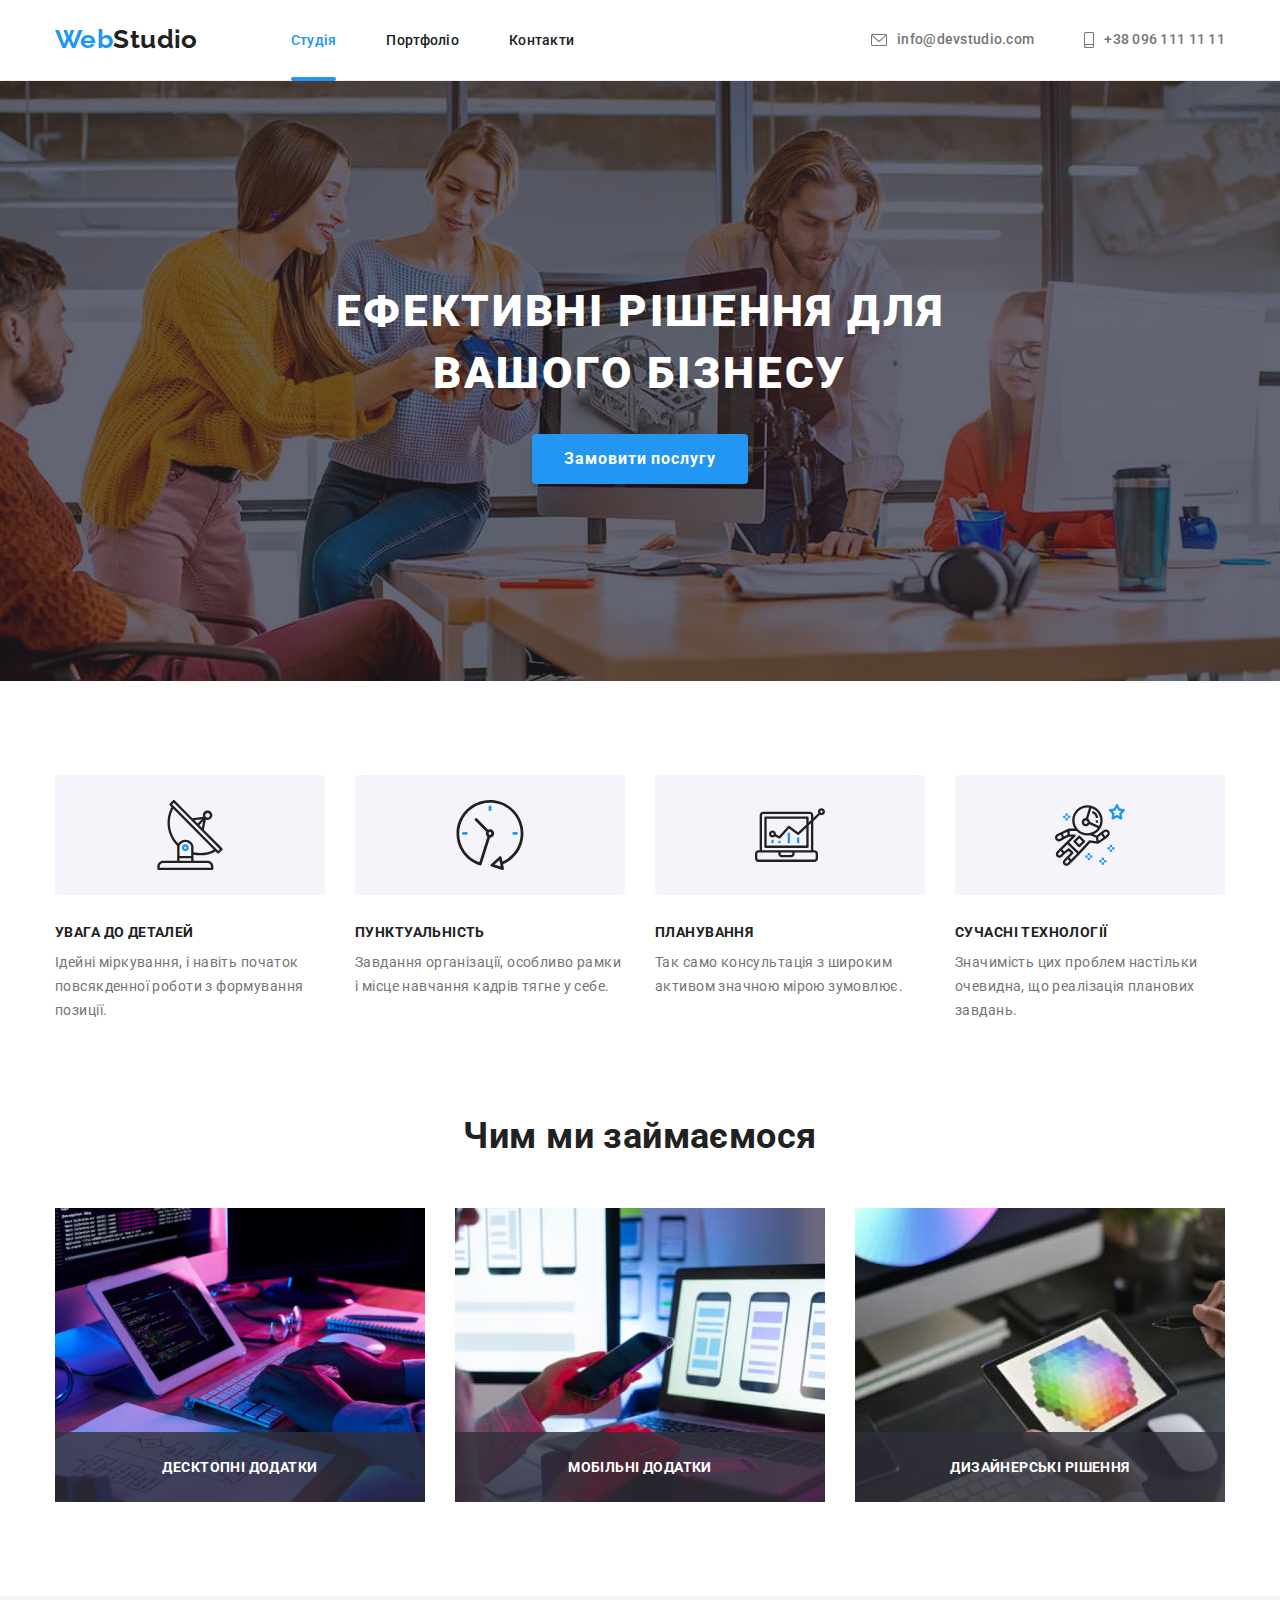
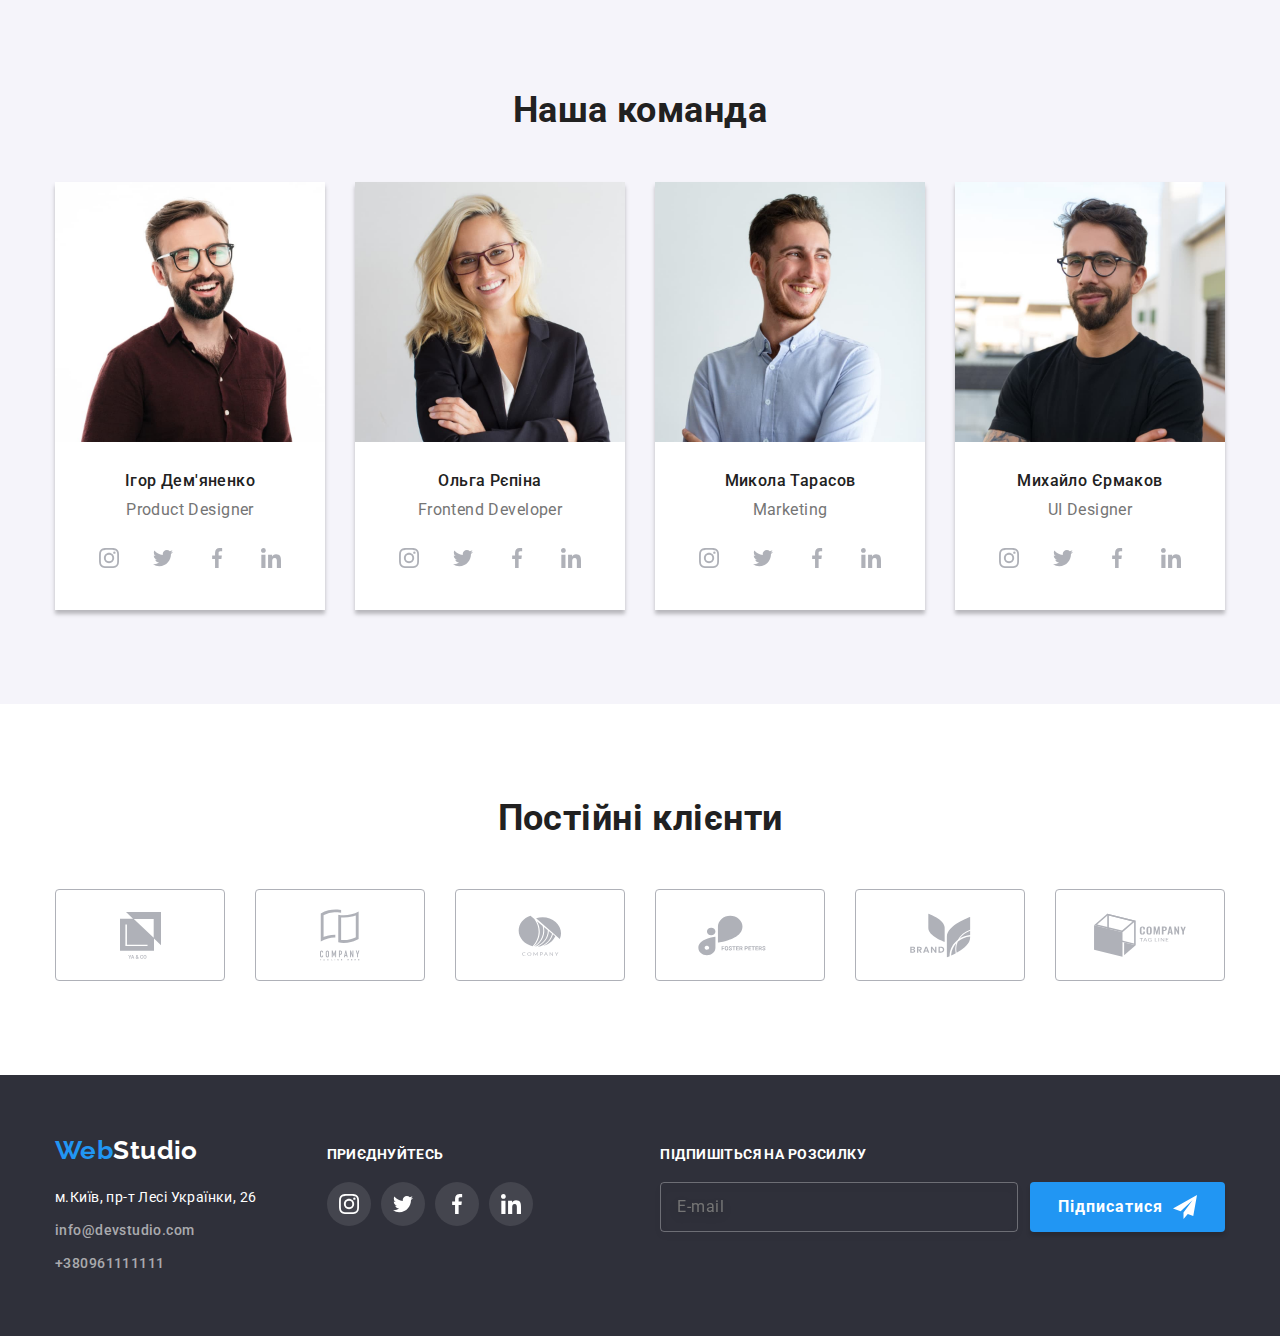
<file: index.html>
<!DOCTYPE html>
<html lang="uk">
  <head>
    <meta charset="UTF-8" />
    <meta http-equiv="X-UA-Compatible" content="IE=edge" />
    <meta name="viewport" content="width=device-width, initial-scale=1.0" />
    <title>Web studio</title>

    <link rel="preconnect" href="https://fonts.googleapis.com" />
    <link rel="preconnect" href="https://fonts.gstatic.com" crossorigin />
    <link
      href="https://fonts.googleapis.com/css2?family=Raleway:wght@700&family=Roboto:wght@400;500;700;900&display=swap"
      rel="stylesheet"
    />
    <link
      rel="stylesheet"
      href="https://cdnjs.cloudflare.com/ajax/libs/modern-normalize/1.1.0/modern-normalize.min.css"
    />
    <link rel="stylesheet" href="./css/styles.css" />
  </head>
  <body>
    <header class="page-header">
      <div class="container main-nav">
        <nav class="nav-section">
          <a class="logo links" href="./index.html"><span class="logo_web">Web</span>Studio</a>
          <ul class="site-nav list">
            <li class="nav-links">
              <a class="item-nav links current" href="./index.html">Студія</a>
            </li>
            <li class="nav-links">
              <a class="links item-nav" href="./portfolio.html">Портфоліо</a>
            </li>
            <li class="nav-links"><a class="links item-nav" href="">Контакти</a></li>
          </ul>
        </nav>
        <ul class="contacts_section list">
          <li>
            <a class="contacts-links links" href="mailto:info@devstudio.com">
              <svg class="icon-nav" width="16" height="12">
                <use href="./images/icons.svg#icon-mail-ico"></use></svg
              >info@devstudio.com</a
            >
          </li>
          <li>
            <a class="contacts-links links" href="tel:+380961111111">
              <svg class="icon-nav" width="10" height="16">
                <use href="./images/icons.svg#icon-phone-ico"></use></svg
              >+38 096 111 11 11</a
            >
          </li>
        </ul>
      </div>
    </header>
    <main>
      <section class="hero-section hero-container">
        <div class="container">
          <h1 class="hero-title">Ефективні рішення для вашого бізнесу</h1>
          <button class="button" type="button" data-modal-open>Замовити послугу</button>
        </div>
      </section>
      <section class="section">
        <div class="container >">
          <h2 class="visually-hidden">Наші переваги</h2>
          <ul class="our-advantages list">
            <li class="item-advantages antena-icon">
              <h3 class="advantages-list">Увага до деталей</h3>
              <p class="description-advantages">
                Ідейні міркування, і навіть початок повсякденної роботи з формування позиції.
              </p>
            </li>
            <li class="item-advantages clock-icon">
              <h3 class="advantages-list">Пунктуальність</h3>
              <p class="description-advantages">
                Завдання організації, особливо рамки і місце навчання кадрів тягне у себе.
              </p>
            </li>
            <li class="item-advantages diagram-icon">
              <h3 class="advantages-list">Планування</h3>
              <p class="description-advantages">
                Так само консультація з широким активом значною мірою зумовлює.
              </p>
            </li>
            <li class="item-advantages cosmo-icon">
              <h3 class="advantages-list">Сучасні технології</h3>
              <p class="description-advantages">
                Значимість цих проблем настільки очевидна, що реалізація планових завдань.
              </p>
            </li>
          </ul>
        </div>
      </section>
      <section class="section-work">
        <div class="container">
          <h2 class="section-title">Чим ми займаємося</h2>
          <ul class="list-work list">
            <li class="item">
              <div class="description-container">
                <img src="./images/img1.jpg" width="370" height="294" alt="створення сайтів" />
                <p class="descroption-text">Десктопні додатки</p>
              </div>
            </li>
            <li class="item">
              <div class="description-container">
                <img src="./images/img2.jpg" width="370" height="294" alt="адаптація сайті" />
                <p class="descroption-text">Мобільні додатки</p>
              </div>
            </li>
            <li class="item">
              <div class="description-container">
                <img src="./images/img3.jpg" width="370" height="294" alt="дизайн сайтів" />
                <p class="descroption-text">Дизайнерські рішення</p>
              </div>
            </li>
          </ul>
        </div>
      </section>
      <section class="section-team section">
        <div class="container">
          <h2 class="section-title">Наша команда</h2>
          <ul class="people-card-list list">
            <li class="people-card">
              <img src="./images/people1.jpg" width="270" height="260" alt="Product Designer" />
              <div class="card-text">
                <h3 class="team-list">Ігор Дем'яненко</h3>
                <p class="profession-name">Product Designer</p>
                <ul class="list icon-list">
                  <li class="icon-list-item">
                    <a class="icon-item-link" href="#">
                      <svg class="icon-item" width="20" height="20">
                        <use href="./images/icons.svg#icon-instagram"></use>
                      </svg>
                    </a>
                  </li>
                  <li class="icon-list-item">
                    <a class="icon-item-link" href="#">
                      <svg class="icon-item" width="20" height="20">
                        <use href="./images/icons.svg#icon-twitter"></use>
                      </svg>
                    </a>
                  </li>
                  <li class="icon-list-item">
                    <a class="icon-item-link" href="#">
                      <svg class="icon-item" width="20" height="20">
                        <use href="./images/icons.svg#icon-facebook"></use>
                      </svg>
                    </a>
                  </li>
                  <li class="icon-list-item">
                    <a class="icon-item-link" href="#">
                      <svg class="icon-item" width="20" height="20">
                        <use href="./images/icons.svg#icon-linkedin"></use>
                      </svg>
                    </a>
                  </li>
                </ul>
              </div>
            </li>
            <li class="people-card">
              <img src="./images/people2.jpg" width="270" height="260" alt="Frontend Developer" />
              <div class="card-text">
                <h3 class="team-list">Ольга Рєпіна</h3>
                <p class="profession-name">Frontend Developer</p>
                <ul class="list icon-list">
                  <li class="icon-list-item">
                    <a class="icon-item-link" href="#">
                      <svg class="icon-item" width="20" height="20">
                        <use href="./images/icons.svg#icon-instagram"></use>
                      </svg>
                    </a>
                  </li>
                  <li class="icon-list-item">
                    <a class="icon-item-link" href="#">
                      <svg class="icon-item" width="20" height="20">
                        <use href="./images/icons.svg#icon-twitter"></use>
                      </svg>
                    </a>
                  </li>
                  <li class="icon-list-item">
                    <a class="icon-item-link" href="#">
                      <svg class="icon-item" width="20" height="20">
                        <use href="./images/icons.svg#icon-facebook"></use>
                      </svg>
                    </a>
                  </li>
                  <li class="icon-list-item">
                    <a class="icon-item-link" href="#">
                      <svg class="icon-item" width="20" height="20">
                        <use href="./images/icons.svg#icon-linkedin"></use>
                      </svg>
                    </a>
                  </li>
                </ul>
              </div>
            </li>
            <li class="people-card">
              <img src="./images/people3.jpg" width="270" height="260" alt="Marketing" />
              <div class="card-text">
                <h3 class="team-list">Микола Тарасов</h3>
                <p class="profession-name">Marketing</p>
                <ul class="list icon-list">
                  <li class="icon-list-item">
                    <a class="icon-item-link" href="#">
                      <svg class="icon-item" width="20" height="20">
                        <use href="./images/icons.svg#icon-instagram"></use>
                      </svg>
                    </a>
                  </li>
                  <li class="icon-list-item">
                    <a class="icon-item-link" href="#">
                      <svg class="icon-item" width="20" height="20">
                        <use href="./images/icons.svg#icon-twitter"></use>
                      </svg>
                    </a>
                  </li>
                  <li class="icon-list-item">
                    <a class="icon-item-link" href="#">
                      <svg class="icon-item" width="20" height="20">
                        <use href="./images/icons.svg#icon-facebook"></use>
                      </svg>
                    </a>
                  </li>
                  <li class="icon-list-item">
                    <a class="icon-item-link" href="#">
                      <svg class="icon-item" width="20" height="20">
                        <use href="./images/icons.svg#icon-linkedin"></use>
                      </svg>
                    </a>
                  </li>
                </ul>
              </div>
            </li>
            <li class="people-card">
              <img src="./images/people4.jpg" width="270" height="260" alt="UI Designer" />
              <div class="card-text">
                <h3 class="team-list">Михайло Єрмаков</h3>
                <p class="profession-name">UI Designer</p>
                <ul class="list icon-list">
                  <li class="icon-list-item">
                    <a class="icon-item-link" href="#">
                      <svg class="icon-item" width="20" height="20">
                        <use href="./images/icons.svg#icon-instagram"></use>
                      </svg>
                    </a>
                  </li>
                  <li class="icon-list-item">
                    <a class="icon-item-link" href="#">
                      <svg class="icon-item" width="20" height="20">
                        <use href="./images/icons.svg#icon-twitter"></use>
                      </svg>
                    </a>
                  </li>
                  <li class="icon-list-item">
                    <a class="icon-item-link" href="#">
                      <svg class="icon-item" width="20" height="20">
                        <use href="./images/icons.svg#icon-facebook"></use>
                      </svg>
                    </a>
                  </li>
                  <li class="icon-list-item">
                    <a class="icon-item-link" href="#">
                      <svg class="icon-item" width="20" height="20">
                        <use href="./images/icons.svg#icon-linkedin"></use>
                      </svg>
                    </a>
                  </li>
                </ul>
              </div>
            </li>
          </ul>
        </div>
      </section>
      <section class="section">
        <div class="container">
          <h2 class="section-title">Постійні клієнти</h2>
          <ul class="list list-cliens">
            <li class="clients-item">
              <a class="clients-link-item" href="#">
                <svg class="ico-clients" width="41" height="47">
                  <use href=".//images/icons.svg#icon-client1"></use>
                </svg>
              </a>
            </li>
            <li class="clients-item">
              <a class="clients-link-item" href="#"
                ><svg class="ico-clients" width="40" height="52">
                  <use href=".//images/icons.svg#icon-client2"></use></svg
              ></a>
            </li>
            <li class="clients-item">
              <a class="clients-link-item" href="#"
                ><svg class="ico-clients" width="43.5" height="41">
                  <use href=".//images/icons.svg#icon-client3"></use></svg
              ></a>
            </li>
            <li class="clients-item">
              <a class="clients-link-item" href="#"
                ><svg class="ico-clients" width="84" height="41">
                  <use href=".//images/icons.svg#icon-client4"></use></svg
              ></a>
            </li>
            <li class="clients-item">
              <a class="clients-link-item" href="#"
                ><svg class="ico-clients" width="63" height="45">
                  <use href=".//images/icons.svg#icon-client5"></use></svg
              ></a>
            </li>
            <li class="clients-item">
              <a class="clients-link-item" href="#"
                ><svg class="ico-clients" width="94" height="44">
                  <use href=".//images/icons.svg#icon-client6"></use></svg
              ></a>
            </li>
          </ul>
        </div>
      </section>
    </main>
    <footer class="footer">
      <div class="container container-footer-addres">
        <div>
          <a class="links logo-footer" href="./index.html"
            ><span class="logo_web">Web</span>Studio</a
          >
          <address>
            <ul class="list">
              <li class="adress-item">
                <a
                  class="journey_link"
                  href="https://goo.gl/maps/MqjciJjwHdjQ37CT9"
                  target="_blank"
                  rel="noopener nofollow noreferrer"
                  >м.Київ, пр-т Лесі Українки, 26</a
                >
              </li>
              <li class="adress-item">
                <a class="contacts-links address-links links" href="mailto:info@devstudio.com"
                  >info@devstudio.com</a
                >
              </li>
              <li class="adress-item">
                <a class="contacts-links address-links links" href="tel:+380961111111"
                  >+380961111111</a
                >
              </li>
            </ul>
          </address>
        </div>

        <div class="social-container">
          <p class="social-text">приєднуйтесь</p>
          <ul class="list social-list">
            <li class="social-item">
              <a class="social-link-item" href="#">
                <svg class="social-link-ico" width="20" height="20">
                  <use href="./images/icons.svg#icon-instagram"></use>
                </svg>
              </a>
            </li>
            <li class="social-item">
              <a class="social-link-item" href="#">
                <svg class="social-link-ico" width="20" height="20">
                  <use href="./images/icons.svg#icon-twitter"></use>
                </svg>
              </a>
            </li>
            <li class="social-item">
              <a class="social-link-item" href="#">
                <svg class="social-link-ico" width="20" height="20">
                  <use href="./images/icons.svg#icon-facebook"></use>
                </svg>
              </a>
            </li>
            <li class="social-item">
              <a class="social-link-item" href="#">
                <svg class="social-link-ico" width="20" height="20">
                  <use href="./images/icons.svg#icon-linkedin"></use>
                </svg>
              </a>
            </li>
          </ul>
        </div>
        <div class="footer-form-wraper">
          <p class="social-text">Підпишіться на розсилку</p>
          <form class="footer-form">
            <label for="Email">
              <input class="form-item" type="Email" id="Email" name="E-mail" placeholder="E-mail" required  />
            </label>
            <div class="ico-wraper">
              <button class="footer-btn" type="submit">
                <svg class="footer-form__ico" width="24" height="24">
                  <use href="./images/icons.svg#icon-send"></use>
                </svg>
                Підписатися
              </button>
            </div>
          </form>
        </div>
      </div>
    </footer>
    <div data-modal class="backdrop is-hidden">
      <div class="modal">
        <button class="close-btn" data-modal-close>
          <svg class="close-btn-ico" width="11" height="11">
            <use href="./images/icons.svg#icon-btnclose"></use>
          </svg>
        </button>

        <form class="form" name="signup" autocomplete="on" >
          <p class="modal__title">Залиште свої дані, ми вам передзвонимо</p>
          <label class="modal__line_title" for="Login"> Ім'я </label>
          <div class="modal-ico-container">
            <input
              class="modal__input_line"
              type="text"
              id="Login"
              name="Login"
              autofocus
              placeholder=" "required
            />

            <div class="ico__wrapper">
              <svg class="modal__ico" width="18" height="18">
                <use href=".//images/icons.svg#icon-people"></use>
              </svg>
            </div>
          </div>

          <label class="modal__line_title" for="tel"> Телефон </label>
          <div class="modal-ico-container">
            <input class="modal__input_line" id="tel" type="tel" name="tel" autocomplete="off"required />
            <span class="ico__wrapper">
              <svg class="modal__ico" width="18" height="18">
                <use href=".//images/icons.svg#icon-phone"></use>
              </svg>
            </span>
          </div>
          <label class="modal__line_title" for="mail">Пошта</label >
          <div class="modal-ico-container">
            <input class="modal__input_line" type="email" name="Email" id="mail" placeholder="" required/>
            <span class="ico__wrapper">
              <svg class="modal__ico" width="18" height="18">
                <use href=".//images/icons.svg#icon-mailico"></use>
              </svg>
            </span>
          </div>

          <label class="modal__line_title" for="comment"> Коментар </label>
          <textarea
            class="modal__textarea"
            name="comment"
            id="comment"
            rows="10"
            placeholder="Введіть текст"
          ></textarea>
          <div class="policy-wraper">
            <label class="label" >
              <input class="checkbox" type="checkbox" name="privacy-policy" required/>
              <span class="icon_policy"></span>
              Погоджуюся з розсилкою та приймаю
            </label>
            <a class="policy_link" href="#">Умови договору</a>
          </div>
          <button class="modal__btn_main" type="submit">Відправити</button>
        </form>
      </div>
    </div>
    <script src="./js/modal.js"></script>
  </body>
</html>
</file>
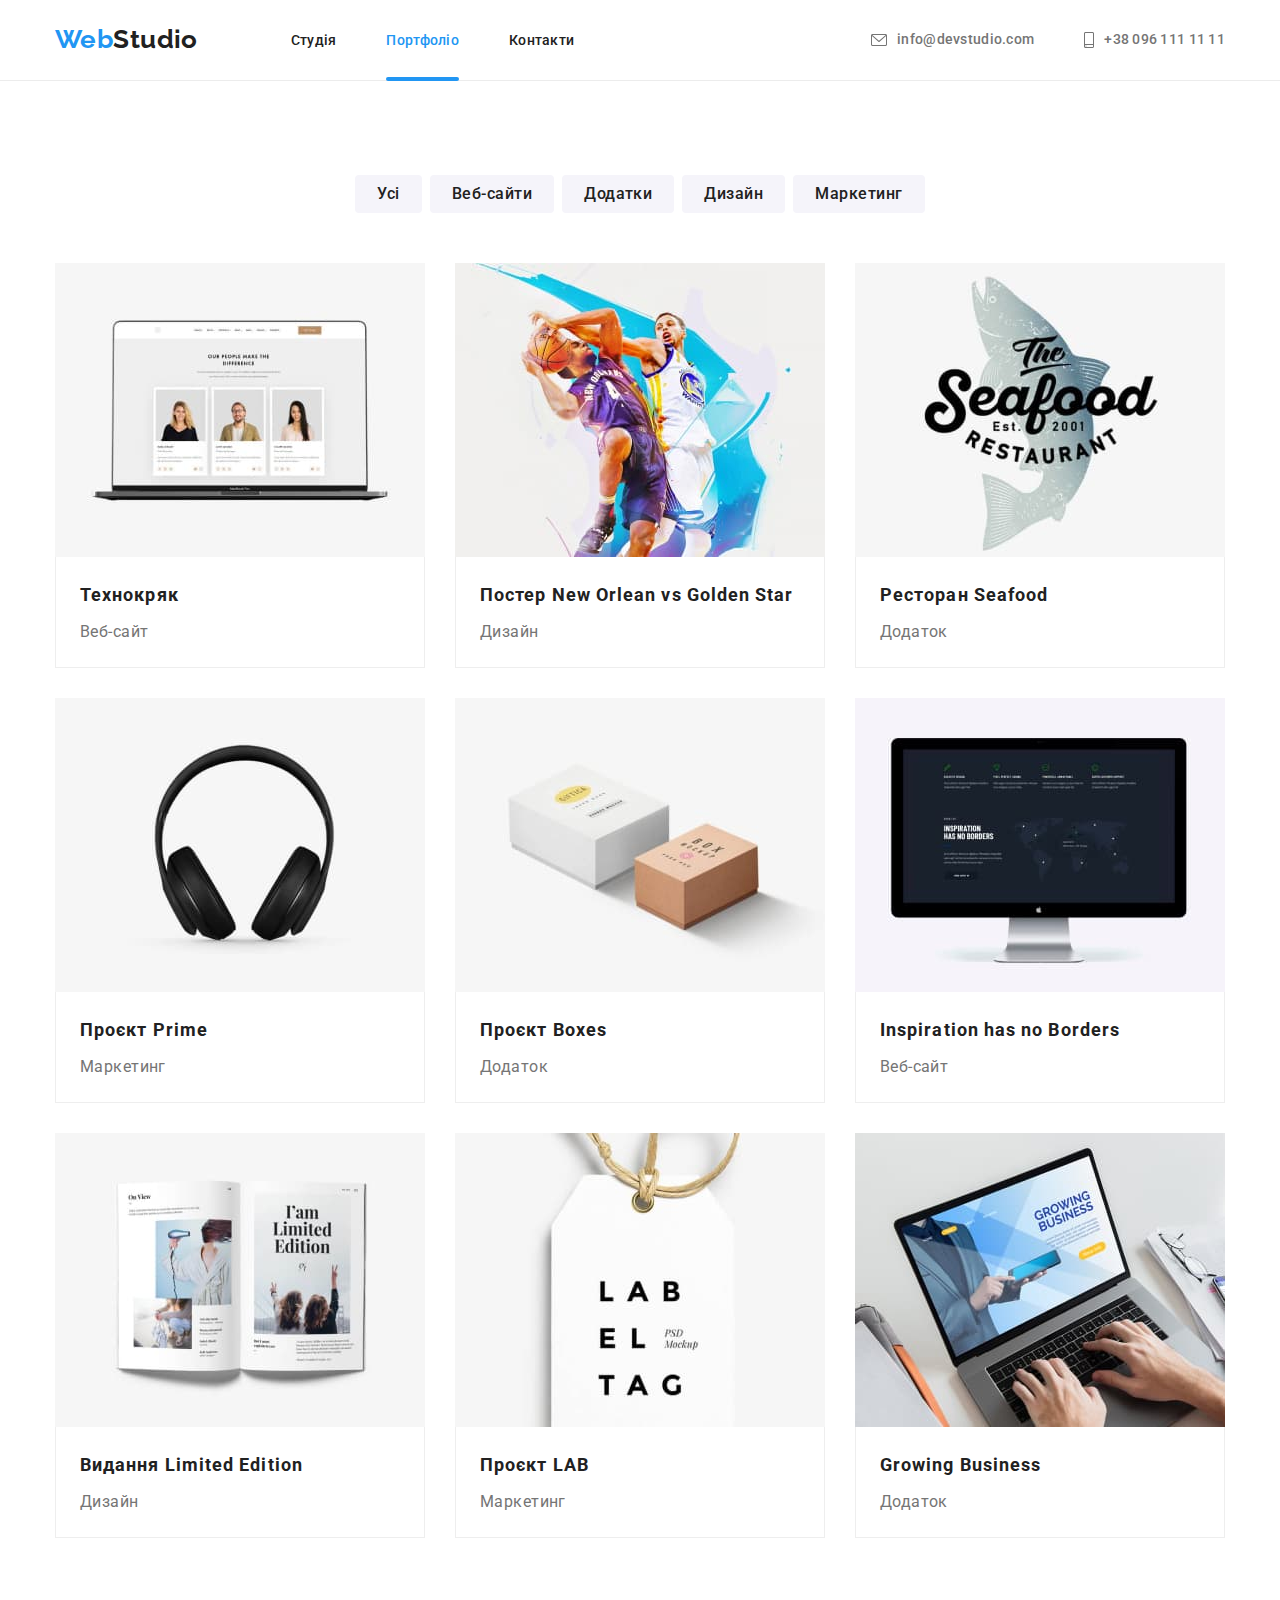
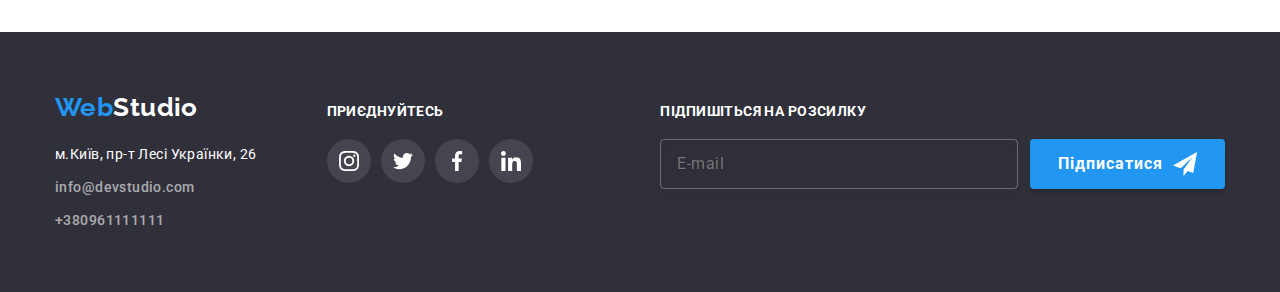
<file: portfolio.html>
<!DOCTYPE html>
<html lang="en">
  <head>
    <meta charset="UTF-8" />
    <meta http-equiv="X-UA-Compatible" content="IE=edge" />
    <meta name="viewport" content="width=device-width, initial-scale=1.0" />
    <title>portfolio</title>
    <link rel="preconnect" href="https://fonts.googleapis.com" />
    <link rel="preconnect" href="https://fonts.gstatic.com" crossorigin />
    <link
      href="https://fonts.googleapis.com/css2?family=Raleway:wght@700&family=Roboto:wght@400;500;700;900&display=swap"
      rel="stylesheet"
    />
    <link
      rel="stylesheet"
      href="https://cdnjs.cloudflare.com/ajax/libs/modern-normalize/1.1.0/modern-normalize.min.css"
    />
    <link rel="stylesheet" href="./css/styles.css" />
  </head>
  <body>
    <header class="page-header">
      <div class="container main-nav">
        <nav class="nav-section">
          <a class="logo links" href="./index.html"><span class="logo_web">Web</span>Studio</a>
          <ul class="site-nav list">
            <li class="nav-links">
              <a class="item-nav links" href="./index.html">Студія</a>
            </li>
            <li class="nav-links">
              <a class="links item-nav current" href="./portfolio.html">Портфоліо</a>
            </li>
            <li class="nav-links"><a class="links item-nav" href="">Контакти</a></li>
          </ul>
        </nav>
        <ul class="contacts_section list">
          <li>
            <a class="contacts-links links" href="mailto:info@devstudio.com">
              <svg class="icon-nav" width="16" height="12">
                <use href="./images/icons.svg#icon-mail-ico"></use></svg
              >info@devstudio.com</a
            >
          </li>
          <li>
            <a class="contacts-links links" href="tel:+380961111111">
              <svg class="icon-nav" width="10" height="16">
                <use href="./images/icons.svg#icon-phone-ico"></use></svg
              >+38 096 111 11 11</a
            >
          </li>
        </ul>
      </div>
    </header>
    <main>
      <section class="section">
        <div class="container">
          <ul class="list filter-nav">
            <li class="filter-item"><button class="filter-button" type="button">Усі</button></li>
            <li class="filter-item">
              <button class="filter-button" type="button">Веб-сайти</button>
            </li>
            <li class="filter-item">
              <button class="filter-button" type="button">Додатки</button>
            </li>
            <li class="filter-item"><button class="filter-button" type="button">Дизайн</button></li>
            <li class="filter-item">
              <button class="filter-button" type="button">Маркетинг</button>
            </li>
          </ul>

          <h1 class="visually-hidden">Портфоліо</h1>
          <ul class="portfolio-item list">
            <li class="item-list">
              <a class="links card-link" href="#">
                <div class="picture-container">
                  <img src="./images/imglist1.jpg" width="370" alt="веб-сайт" />
                  <div class="overlay">
                    <p class="text-overlay">
                      Ресурс пропонує комплексні пропозиції з різним рівнем функціоналу та сервісів.
                      Все це дозволить відвідувачу отримати вичерпні відомості про компанію чи
                      приватну особу.
                    </p>
                  </div>
                </div>
                <div class="text-box">
                  <h2 class="project-name">Технокряк</h2>
                  <p class="project-item">Веб-сайт</p>
                </div></a
              >
            </li>
            <li class="item-list">
              <a class="links card-link" href="#">
                <div class="picture-container">
                  <img src="./images/imglist2.jpg" width="370" alt="спорт" />
                  <div class="overlay">
                    <p class="text-overlay">
                      Ресурс пропонує комплексні пропозиції з різним рівнем функціоналу та сервісів.
                      Все це дозволить відвідувачу отримати вичерпні відомості про компанію чи
                      приватну особу.
                    </p>
                  </div>
                </div>
                <div class="text-box">
                  <h2 class="project-name">Постер New Orlean vs Golden Star</h2>
                  <p class="project-item">Дизайн</p>
                </div></a
              >
            </li>
            <li class="item-list">
              <a class="links card-link" href="#">
                <div class="picture-container">
                  <img src="./images/imglist3.jpg" width="370" alt="ресторан морепродуктів" />
                  <div class="overlay">
                    <p class="text-overlay">
                      Ресурс пропонує комплексні пропозиції з різним рівнем функціоналу та сервісів.
                      Все це дозволить відвідувачу отримати вичерпні відомості про компанію чи
                      приватну особу.
                    </p>
                  </div>
                </div>
                <div class="text-box">
                  <h2 class="project-name">Ресторан Seafood</h2>
                  <p class="project-item">Додаток</p>
                </div></a
              >
            </li>
            <li class="item-list">
              <a class="links card-link" href="#"
                ><div class="picture-container">
                  <img src="./images/imglist4.jpg" width="370" alt="навушники" />
                  <div class="overlay">
                    <p class="text-overlay">
                      Ресурс пропонує комплексні пропозиції з різним рівнем функціоналу та сервісів.
                      Все це дозволить відвідувачу отримати вичерпні відомості про компанію чи
                      приватну особу.
                    </p>
                  </div>
                </div>
                <div class="text-box">
                  <h2 class="project-name">Проєкт Prime</h2>
                  <p class="project-item">Маркетинг</p>
                </div></a
              >
            </li>
            <li class="item-list">
              <a class="links card-link" href="#">
                <div class="picture-container">
                  <img src="./images/imglist5.jpg" width="370" alt="коробки" />
                  <div class="overlay">
                    <p class="text-overlay">
                      Ресурс пропонує комплексні пропозиції з різним рівнем функціоналу та сервісів.
                      Все це дозволить відвідувачу отримати вичерпні відомості про компанію чи
                      приватну особу.
                    </p>
                  </div>
                </div>
                <div class="text-box">
                  <h2 class="project-name">Проєкт Boxes</h2>
                  <p class="project-item">Додаток</p>
                </div></a
              >
            </li>
            <li class="item-list">
              <a class="links card-link" href="#">
                <div class="picture-container">
                  <img src="./images/imglist6.jpg" width="370" alt="сайт" />
                  <div class="overlay">
                    <p class="text-overlay">
                      Ресурс пропонує комплексні пропозиції з різним рівнем функціоналу та сервісів.
                      Все це дозволить відвідувачу отримати вичерпні відомості про компанію чи
                      приватну особу.
                    </p>
                  </div>
                </div>
                <div class="text-box">
                  <h2 class="project-name">Inspiration has no Borders</h2>
                  <p class="project-item">Веб-сайт</p>
                </div></a
              >
            </li>
            <li class="item-list">
              <a class="links card-link" href="#">
                <div class="picture-container">
                  <img src="./images/imglist7.jpg" width="370" alt="книга" />
                  <div class="overlay">
                    <p class="text-overlay">
                      Ресурс пропонує комплексні пропозиції з різним рівнем функціоналу та сервісів.
                      Все це дозволить відвідувачу отримати вичерпні відомості про компанію чи
                      приватну особу.
                    </p>
                  </div>
                </div>

                <div class="text-box">
                  <h2 class="project-name">Видання Limited Edition</h2>
                  <p class="project-item">Дизайн</p>
                </div>
              </a>
            </li>
            <li class="item-list">
              <a class="links card-link" href="#">
                <div class="picture-container">
                  <img src="./images/imglist8.jpg" width="370" alt="стікер" />
                  <div class="overlay">
                    <p class="text-overlay">
                      Ресурс пропонує комплексні пропозиції з різним рівнем функціоналу та сервісів.
                      Все це дозволить відвідувачу отримати вичерпні відомості про компанію чи
                      приватну особу.
                    </p>
                  </div>
                </div>
                <div class="text-box">
                  <h2 class="project-name">Проєкт LAB</h2>
                  <p class="project-item">Маркетинг</p>
                </div></a
              >
            </li>
            <li class="item-list">
              <a class="links card-link" href="#"
                ><div class="picture-container">
                  <img src="./images/imglist9.jpg" width="370" alt="додаток" />
                  <div class="overlay">
                    <p class="text-overlay">
                      Ресурс пропонує комплексні пропозиції з різним рівнем функціоналу та сервісів.
                      Все це дозволить відвідувачу отримати вичерпні відомості про компанію чи
                      приватну особу.
                    </p>
                  </div>
                </div>
                <div class="text-box">
                  <h2 class="project-name">Growing Business</h2>
                  <p class="project-item">Додаток</p>
                </div></a
              >
            </li>
          </ul>
        </div>
      </section>
    </main>
    <footer class="footer">
      <div class="container container-footer-addres">
        <div>
          <a class="links logo-footer" href="./index.html"
            ><span class="logo_web">Web</span>Studio</a
          >
          <address>
            <ul class="list">
              <li class="adress-item">
                <a
                  class="journey_link"
                  href="https://goo.gl/maps/MqjciJjwHdjQ37CT9"
                  target="_blank"
                  rel="noopener nofollow noreferrer"
                  >м.Київ, пр-т Лесі Українки, 26</a
                >
              </li>
              <li class="adress-item">
                <a class="contacts-links address-links links" href="mailto:info@devstudio.com"
                  >info@devstudio.com</a
                >
              </li>
              <li class="adress-item">
                <a class="contacts-links address-links links" href="tel:+380961111111"
                  >+380961111111</a
                >
              </li>
            </ul>
          </address>
        </div>

        <div class="social-container">
          <p class="social-text">приєднуйтесь</p>
          <ul class="list social-list">
            <li class="social-item">
              <a class="social-link-item" href="#">
                <svg class="social-link-ico" width="20" height="20">
                  <use href="./images/icons.svg#icon-instagram"></use>
                </svg>
              </a>
            </li>
            <li class="social-item">
              <a class="social-link-item" href="#">
                <svg class="social-link-ico" width="20" height="20">
                  <use href="./images/icons.svg#icon-twitter"></use>
                </svg>
              </a>
            </li>
            <li class="social-item">
              <a class="social-link-item" href="#">
                <svg class="social-link-ico" width="20" height="20">
                  <use href="./images/icons.svg#icon-facebook"></use>
                </svg>
              </a>
            </li>
            <li class="social-item">
              <a class="social-link-item" href="#">
                <svg class="social-link-ico" width="20" height="20">
                  <use href="./images/icons.svg#icon-linkedin"></use>
                </svg>
              </a>
            </li>
          </ul>
        </div>
        <div class="footer-form-wraper">
          <p class="social-text">Підпишіться на розсилку</p>
          <form class="footer-form">
            <label for="Email">
              <input class="form-item" type="Email" id="Email" name="E-mail" placeholder="E-mail" required/>
            </label>
            <div class="ico-wraper">
              <button class="footer-btn" type="submit">
                <svg class="footer-form__ico" width="24" height="24">
                  <use href="./images/icons.svg#icon-send"></use>
                </svg>
                Підписатися
              </button>
            </div>
          </form>
        </div>
      </div>
    </footer>
  </body>
</html>
</file>
<file: css/styles.css>
:root {
  --primery-text-color: #212121;
  --wighte-text-color: #ffffff;
  --footer-addres-text-color: rgba(255, 255, 255, 0.6);
  --accent-text-color: #2196f3;
  --second-text-color: #757575;
  --button-activ-color: #188ce8;
  --background-color-main: #ffffff;
  --background-color-second: #f5f4fa;
  --accent-button-color: #2196f3;
  --background-hero-color: #2F303A;
  --icon-primery-color:#AFB1B8;
  --ico-background-color:#2196F3;

}

h1,
h2,
h3,
h4,
h5 {
  margin: 0;
}

ul,
ol {
  margin: 0;
  padding-left: 0;
}

button {
  cursor: pointer;
  display: block;
  border: none;
  border-radius: 4px;
}

img {
  display: block;
  max-width: 100%;
  height: auto;
}
address{
  font-style: normal;
}
p {
  margin: 0;
}

body {
  background-color: var(--background-color-main);
  color: var(--primery-text-color);
  font-family: 'Roboto', sans-serif;
  font-size: 14px;
  letter-spacing: 0.03em;
}

.style_background {
  background-color: var(--background-color-main);
}

.list {
  list-style: none;
}
.item-nav:link{color: var(--primery-text-color);}
.links {
  text-decoration: none;
}

.links:visited{color: var(--primery-text-color)}
.links:active{color: var(--primery-text-color);}


.container {
  width: 1200px;
  padding-left: 15px;
  padding-right: 15px;
  margin: 0 auto;
  
 
}
.section {
  padding-top: 94px;
  padding-bottom: 94px;

}
.page-header{
  border-bottom:1px solid #ECECEC;
  
   
}
/* -----------------Logo---------------*/
.logo {
  padding-top:  24px;
  padding-bottom: 25px;
  display: inline-block;
  color: var(--primery-text-color);
  font-family: 'Raleway', sans-serif;
  font-weight: 700;
  font-size: 26px;
  line-height: calc(31 / 26);

}

.logo_web {
  color: var(--accent-text-color);
  font-family: 'Raleway', sans-serif;
  font-weight: 700;
  font-size: 26px;
  line-height: calc(31 / 26);
}

.footer-list>.logo {
  color: var(--wighte-text-color);
}

/*----------------- site-nav------------------ */
.main-nav {
  display: flex;
  align-items: center;
}
.nav-section{
  display: flex;
  align-items: center;
}
.site-nav {
  display: flex;
  align-items: center;
  margin-left: 93px;
}
 .nav-links>.item-nav{
  text-decoration: none;
 } 
.item-nav{
  position: relative;
  font-weight: 500;
    line-height: calc(16 / 14);
    letter-spacing: 0.02em;
    transition: color 250ms cubic-bezier(0.4, 0, 0.2, 1);

  }
.current::after {
  position: absolute;
  top: 100%;
  display: flex;
  content: "";
  width: 100%;
  height: 4px;
  border-radius: 2px;
  background-color: var(--accent-text-color);
}

.nav-links:not(:last-child) {
  margin-right: 50px;
}

.nav-links>a {
  display: block;
  padding: 29px 0;

}

.site-nav a:hover,
.site-nav a:focus {
  color: var(--accent-text-color);
}



.site-nav .links.current {
  color: var(--accent-text-color);


}


/*----- секція контакти хедер------ */


.contacts_section {
  display: flex;
  align-items: center;
  margin-left: auto;
 
}

.contacts-links {
  display: inline-flex;
  color: var(--second-text-color);
  padding: 31px 0;
  font-weight: 500;
  line-height: 1.14;
  letter-spacing: 0.02em;
  align-items: center;

  transition: color 250ms cubic-bezier(0.4, 0, 0.2, 1);
}
.icon-nav {
  fill: currentColor;
  margin-right: 10px;
  
}

.contacts_section>li:last-child {
  margin-left: 50px;
}
.contacts-links:hover,
.contacts-links:focus {
  color: var(--accent-text-color);
}

/* --------------Герой------------ */
.hero-container {
  margin-right: auto;
  margin-left: auto;
  max-width: 1600px;
  height: 600px;
  background-image: linear-gradient(to right, rgba(47, 48, 58, 0.4), rgba(47, 48, 58, 0.4)),
    url(../images/cover-hero.jpg);
  background-position: center;
  background-repeat: no-repeat;
  background-size: cover;

}
.hero-section {
  background-color:var(--background-hero-color);
  text-align: center;
  padding: 200px 0;
 
}

.hero-title {
  margin: 0 auto 30px auto;
  max-width: 696px;
  font-weight: 900;
  font-size: 44px;
  line-height: 1.4;
  color: var(--wighte-text-color);
  letter-spacing: 0.06em;
  text-transform: uppercase;
}

/* --------------секція конопки------------ */
.button:hover,
.button:focus {
  background-color: var(--button-activ-color);
  box-shadow: 0px 4px 4px rgba(0, 0, 0, 0.15);
}

.container>.button{
margin: 0 auto;
}
.button {

  padding: 10px 32px;
  color: var(--wighte-text-color);
  background-color: var(--accent-text-color);
  box-shadow: 0px 4px 4px rgba(0, 0, 0, 0.15);
  cursor: pointer;
  font-weight: 700;
  font-size: 16px;
  line-height: 1.87;
  letter-spacing: 0.06em;
  transition: background-color 250ms cubic-bezier(0.4, 0, 0.2, 1);
}

/* ------------наші переваги----------- */
.our-advantages{
  display: flex;
  flex-wrap: wrap;
  gap: 30px;
}
.our-advantages .item-advantages{
  width: calc((100% - 90px)/4);
 
}
.our-advantages .item-advantages:last-child{
  margin-right: 0;
} 


.advantages-list {
  margin-bottom: 10px;
  font-size: 14px;
  font-weight: 700;
  line-height: 1.14;
  letter-spacing: 0.03em;
  text-transform: uppercase;
}

.description-advantages {
  line-height: 1.7;
  letter-spacing: 0.03em;
  color: var(--second-text-color);
}

.item-advantages::before{
display: block;
margin-bottom: 30px;

content:"";
height: 120px;
background-size: 70px ;
background-repeat: no-repeat;
background-position: center;
background-color: #F5F4FA;;
border-radius: 4px;
}
.antena-icon::before{
  background-image: url(../images/antenna\ 1.svg);
}
.clock-icon::before{
  background-image: url(../images/clock\ 1.svg);
}
.diagram-icon::before{
  background-image: url(../images/diagram\ 1.svg);
}
.cosmo-icon::before{
  background-image: url(../images/astronaut\ 1.svg);
}
/* --------------чим займаемся------------ */

.section-work{
  padding-bottom: 94px;
}

.section-title {
  margin-bottom: 50px;
  text-align: center;
  margin-bottom: 50px;
  font-weight: 700;
  font-size: 36px;
  line-height: 1.16;
}
.list-work{
  display: flex;
}
.list-work .item:nth-child(-n + 2){
  margin-right: 30px;
}
.description-container{
  position: relative;
}


.descroption-text {
  font-weight: 700;
    line-height: calc(16/14);
    text-transform: uppercase;
    color: var(--wighte-text-color);
    display: flex;
  align-items: center;
  justify-content: center;
  width: 100%;
  height: 70px;
  background-color: rgba(47, 48, 58, 0.8);
  position: absolute;
  bottom:0;
 
}

/* --------------наша команда------------ */
.section-team {
  background-color: var(--background-color-second);
 
}
.people-card-list{
  display: flex;
  
}
.people-card {
  width: 270px;
  background-color: var(--background-color-main);
  box-shadow: 0px 4px 4px rgba(0, 0, 0, 0.25);
 
}
.people-card:nth-child(-n + 3){
  margin-right: 30px;
  
}
.team-list {
  margin-bottom: 10px;
  font-weight: 500;
  font-size: 16px;
  line-height: 1.18;
}

.profession-name {
  font-size: 16px;
  line-height: 1.18;
  color: var(--second-text-color);
  margin-bottom: 16px;
}
.card-text{
  text-align: center;
  padding: 30px 0;
  
}
.icon-list {
  display: flex;
  justify-content: center;
  flex-wrap: wrap;
  gap: 10px;
  color: var(--wighte-text-color);
}

.icon-list-item{
  width: 44px;
  height: 44px; 
}
.icon-item-link {
  display: flex;
  justify-content: center;
  align-items: center;
  width: 100%;
  height: 100%;
border-radius: 50%;
color: var(--icon-primery-color);

transition: color 250ms cubic-bezier(0.4, 0, 0.2, 1), background-color 250ms cubic-bezier(0.4, 0, 0.2, 1);
 }


.icon-item {
  fill:currentColor;
}

.icon-item-link:hover, .icon-item-link:focus{
  background-color: var(--ico-background-color);
  color: var(--wighte-text-color);
}
/* ----------------постійні клієнти  ------------------*/

.list-cliens{
  display: flex;
  flex-wrap: wrap;
  gap: 30px;
  justify-content: center;  
}

.clients-item{
  width:170px;
  height: 92px;
}

.clients-link-item{
  display: flex;
  justify-content: center;
  align-items: center;
  width: 100%;
  height: 100%;
  border: 1px solid currentColor;
  border-radius: 4px;
  color: var(--icon-primery-color);

  transition: color 250ms cubic-bezier(0.4, 0, 0.2, 1);
}
.ico-clients{
  fill: currentColor;
  
}

.clients-link-item:hover,.clients-link-item:focus{
  color: var(--ico-background-color);
}

/* ----------------footer ------------------*/
.journey_link {
  line-height: 1.7;
  color: var(--wighte-text-color);
  letter-spacing: 0.03em;
  font-style: normal;
  text-decoration: none;

  transition: color 250ms cubic-bezier(0.4, 0, 0.2, 1);
}

.journey_link:visited {
  color: var(--wighte-text-color);
}

.journey_link:hover,
.journey_link:focus {
  color: var(--accent-text-color);
}

.address-links {
  font-size: 14px;
  line-height: 1.7;
  letter-spacing: 0.03em;
  color: var(--footer-addres-text-color);
  font-style: normal;
}

.footer {
  display: flex;
  align-items:center;
  padding-top: 60px;
  padding-bottom: 60px;
  background-color: #2f303a;
  margin: 0 auto;
}

.logo-footer{
  background-size: 70px;
     margin-bottom: 20px;
    display: inline-block;
    font-family: 'Raleway', sans-serif;
    font-weight: 700;
    font-size: 26px;
    line-height: calc(31 / 26);

}
.container-footer-addres{
  display: flex;
  align-items: baseline;
  
 
}
.social-container{
  margin-left: 70px;
}
.social-list{
  display: flex;
  gap: 10px;
}
.social-text{
  display: inline-block;
  color: var(--wighte-text-color);
  margin-bottom: 20px;
  font-weight: 700;
  font-size: 14px;
  line-height: calc(16/14);
  letter-spacing: 0.03em;
  text-transform: uppercase;
}
.social-link-item {
  background-color: rgba(255, 255, 255, 0.1);
  display: flex;
  justify-content: center;
  align-items: center;
  width: 100%;
  height: 100%;
  border-radius: 50%;
  transition: background-color 250ms cubic-bezier(0.4, 0, 0.2, 1);
  
}

.social-item{
  width: 44px;
  height: 44px;

}
.social-link-item:hover,.social-link-item:focus{
  background-color: var(--ico-background-color);
}
.social-link-ico {
  fill: var(--wighte-text-color);

}

.links.logo-footer{
  color: var(--wighte-text-color);
}
.adress-item:nth-child(-n+2){
  margin-bottom: 9px;
}

.visually-hidden {
  position: absolute;
  width: 1px;
  height: 1px;
  margin: -1px;
  border: 0;
  padding: 0;
  white-space: nowrap;
  clip-path: inset(100%);
  clip: rect(0 0 0 0);
  overflow: hidden;
}
.adress-item > .contacts-links{
  padding: 0;
}

                      /* -------form-footer------- */
 .footer-form-wraper{
  margin-left: auto;
 }                     

 .footer-form-wraper.social-text{
  margin-bottom: 20px;
 }
.footer-form{
  display: flex;
}
.footer-btn{
display: flex;
align-items: center;
position: relative;
padding: 10px 62px 10px 28px;
font-weight: 700;
font-size: 16px;
line-height: calc(30/16);
letter-spacing: 0.06em;
background-color: var(--accent-button-color);
color: var(--wighte-text-color);
box-shadow: 0px 4px 4px rgba(0, 0, 0, 0.15);
border-radius: 4px;
transition:  background-color 250ms cubic-bezier(0.4, 0, 0.2, 1);
}
.footer-form__ico{
  position: absolute;
  right:28px;
}
.ico-wraper{
  position: relative;
  margin-left: 12px;
}

.footer-btn:hover, .footer-btn:focus{
  background-color: var(--button-activ-color);


}
.form-item{
  border: 1px solid rgba(255, 255, 255, 0.3);
  filter: drop-shadow(0px 4px 4px rgba(0, 0, 0, 0.15));
  border-radius: 4px;
  min-width: 358px;
  max-height: 50px;
  background-color: transparent;
  padding: 15px 0px 15px 16px ;
font-size: 16px;
line-height: calc(20/16);
letter-spacing: 0.03em;
color: rgba(255, 255, 255, 0.6);
transition:  border-color 250ms cubic-bezier(0.4, 0, 0.2, 1);


}
.form-item:hover,.form-item:focus{
border-color: var(--accent-text-color);


}
/* --------------------портфоліо-------------------- */

/* --------------фільтр кнопки------------- */

.filter-nav{
  display:flex;
  justify-content: center;
  margin-bottom: 50px;
  
}
.filter-item:nth-child(-n+4){
  margin-right: 8px;
}
.filter-button {
  padding: 6px 22px 6px 22px;
  font-weight: 500;
  font-size: 16px;
  letter-spacing: 0.03em;
  line-height: calc(26 / 16);
  cursor: pointer;
  color: var(--primery-text-color);
  background-color: var(--background-color-second);

  transition: color 250ms cubic-bezier(0.4, 0, 0.2, 1), box-shadow 250ms cubic-bezier(0.4, 0, 0.2, 1), background-color 250ms cubic-bezier(0.4, 0, 0.2, 1);
}

.filter-button:hover,
.filter-button:focus {
  background-color: var(--accent-button-color);
  color: var(--background-color-main);
  box-shadow: 0px 4px 4px rgba(0, 0, 0, 0.25);
}

/* --------------секція мейн------------ */
.project-name {
  margin-bottom: 4px;
  font-weight: 700;
  font-size: 18px;
  line-height: calc(36 / 18);
  color: var(--primery-text-color);
  letter-spacing: 0.06em;
}
.project-item {
  font-size: 16px;
  line-height: calc(30 / 16);
  color: var(--second-text-color);
  
  
}
.portfolio-item{
  display: flex;
  flex-wrap: wrap;
  gap: 30px;
  
}
.item-list{
  width: calc((100% - 60px)/3);
  
  
  
}
.card-link:hover, .card-link:focus { 
box-shadow:
 0px 1px 1px rgba(0, 0, 0, 0.12),
 0px 4px 4px rgba(0, 0, 0, 0.06),
 1px 4px 6px rgba(0, 0, 0, 0.16);
 
}
.card-link{
  display: inline-block;
 transition: box-shadow 250ms cubic-bezier(0.4, 0, 0.2, 1);
}

.text-box{
padding: 20px 24px;
border: 1px solid #EEEEEE;
border-top: none;
}


.picture-container{
  position: relative;
  overflow: hidden;
}
.overlay{
  
  width: 100%;
  height: 100%;


  position: absolute;
  top: 0;
  left: 0;
  background-color: rgba(33, 150, 243, 0.9);

  transform: translateY(100%);
  transition:  250ms cubic-bezier(0.4, 0, 0.2, 1);

}
.item-list:hover .overlay{
  transform: translateY(0); 
}


.text-overlay{
  padding: 64px 24px;
font-size: 18px;
line-height: calc(28/18);
letter-spacing: 0.03em;
color: var(--wighte-text-color);
}



/* --------------Модалка----------- */


.backdrop{
top: 0;
left: 0;
position: fixed;
width: 100%;
height: 100%;
background-color: rgba(0, 0, 0, 0.2);
opacity: 1;
transition: opacity 250ms cubic-bezier(0.4, 0, 0.2, 1);
}

.backdrop.is-hidden .modal{
transform: translate(-50%, -50%) scale(1.5) ;


}
.modal{
width: 528px;
height: 581px;
padding: 40px 40px;
background-color: var(--background-color-main);
box-shadow: 0px 1px 3px rgba(0, 0, 0, 0.12), 0px 1px 1px rgba(0, 0, 0, 0.14), 0px 2px 1px rgba(0, 0, 0, 0.2);
border-radius: 4px;
position: absolute;
top: 50%;
left: 50%;
transform: translate(-50%, -50%) scale(1);
transition: transform 250ms cubic-bezier(0.4, 0, 0.2, 1);

}
.backdrop.is-hidden{
  opacity: 0;
  pointer-events: none;
 
}

.close-btn{
  display:flex;
  align-items: center;
  justify-content: center;
  width: 30px;
  height: 30px;
  border-radius: 50%;
  border: 1px solid rgba(0, 0, 0, 0.1);
  background-color: inherit;
  position: absolute;
  top: 8px;  
  right: 8px;

  transition: transform 550ms cubic-bezier(0.4, 0, 0.2, 1);

}
.close-btn-ico{
 fill: currentColor;
}
.close-btn:hover, .close-btn:focus{
  border: 1px dashed var(--accent-button-color);
  color: var(--accent-button-color);
  
  transform: rotate(-300deg) scale(1.3);
   
}

/* --------------Форма----------- */

.modal__title{
text-align: center;
margin-bottom: 12px;

font-weight: 700;
font-size: 20px;
line-height: calc(23/20);
letter-spacing: 0.03em;

color: var(--primery-text-color);
}
.form{
  display: flex;
  justify-content:start;
  flex-direction: column;
  color: var(--primery-text-color);
  background-color: rgba(255, 255, 255, 0.6);
  
}
.form > label{
  margin-bottom: 4px; ;
  font-size: 12px;
line-height:calc(14/12);


letter-spacing: 0.01em;

color: var(--second-text-color);
}

.policy-wraper > .label{
  font-size: 12px;
  line-height: calc(14/12);
  letter-spacing: 0.01em;
  color: var(--second-text-color)
}
.modal__input_line{
  width: 100%;
  height: 40px;
  border: 1px solid rgba(33, 33, 33, 0.2);
  border-radius: 4px;
  padding-left: 42px ;
  transition: outline-color 250ms cubic-bezier(0.4, 0, 0.2, 1), border-color 250ms cubic-bezier(0.4, 0, 0.2, 1) 10ms;
  


}

.modal-ico-container{
  position: relative;
  margin-bottom: 10px;

}
.ico__wrapper{
  display: inline-block;
  position: absolute;
  top: 50%;
  left: 15px;
transform: translateY(-50%);
transition: fill 250ms cubic-bezier(0.4, 0, 0.2, 1) 10ms;
}

.modal-ico{
  fill: currentColor;
}


.modal__input_line:focus ~ .ico__wrapper,.modal__input_line:hover  ~ .ico__wrapper{
fill: var(--accent-text-color);
}
.modal__input_line:focus, .modal__input_line:hover{
  outline-color: var(--accent-text-color);
  border-color: var(--accent-text-color);
}  


.modal__textarea{
  resize: none;
  width: 448px;
  height: 120px;
  margin-bottom: 20px;
  border: 1px solid rgba(33, 33, 33, 0.2);
  border-radius: 4px;
  padding: 12px 16px;
  font-size: 12px;
  line-height:calc(14/12);
  letter-spacing: 0.01em;
  
transition: border-color 250ms cubic-bezier(0.4, 0, 0.2, 1);

}
.modal__textarea::placeholder{
  color: rgba(117, 117, 117, 0.5);
}
.modal__textarea:hover, .modal__textarea:focus{
  border-color: var(--accent-text-color);
  outline-color: var(--accent-text-color);
}



.modal__btn_main{
  display: block;
  margin: 0 auto;
  max-width: 200px;
padding: 10px 52px;
font-weight: 700;
font-size: 16px;
line-height: calc(30/16);

letter-spacing: 0.06em;

color:var(--wighte-text-color);
background: var(--accent-button-color);
box-shadow: 0px 4px 4px rgba(0, 0, 0, 0.15);
border-radius: 4px;
transition: background-color 250ms cubic-bezier(0.4, 0, 0.2, 1), box-shadow 250ms cubic-bezier(0.4, 0, 0.2, 1);
}

.modal__btn_main:hover, .modal__btn_main:focus{
  background-color: var(--button-activ-color);
  box-shadow: 0px 5px 5px rgba(0, 0, 1, 0.25)
}
.policy-wraper{
  display: flex;
  align-items: center;
  justify-content: center;
  margin-bottom: 30px;
}
.policy_link{
  margin-left: 2px;
  color: var(--accent-text-color);
}

.label{
  display: flex;
  align-items: center;
}

.icon_policy{
  display: inline-block;
  width: 16px;
  height: 15px;
  margin-right: 7px;
  border: 2px solid var(--primery-text-color);
  border-radius: 2px;
  transition: border-color 250ms cubic-bezier(0.4, 0, 0.2, 1);
}
.icon_policy:hover{
  border-color: var(--accent-text-color);
}

.checkbox:checked +.icon_policy{
  background-image: url(../images/iconcheck.svg);
  background-size: contain;
  background-color: var(--accent-button-color);
  background-origin: border-box;
  border-color: transparent;
  
  transition: background-color 250ms cubic-bezier(0.4, 0, 0.2, 1), border-color 250ms cubic-bezier(0.4, 0, 0.2, 1);
}

.checkbox{
  position: absolute;
  width: 1px;
  height: 1px;
  margin: -1px;
  border: 0;
  padding: 0;
  white-space: nowrap;
  clip-path: inset(100%);
  clip: rect(0 0 0 0);
  overflow: hidden;
}
</file>
